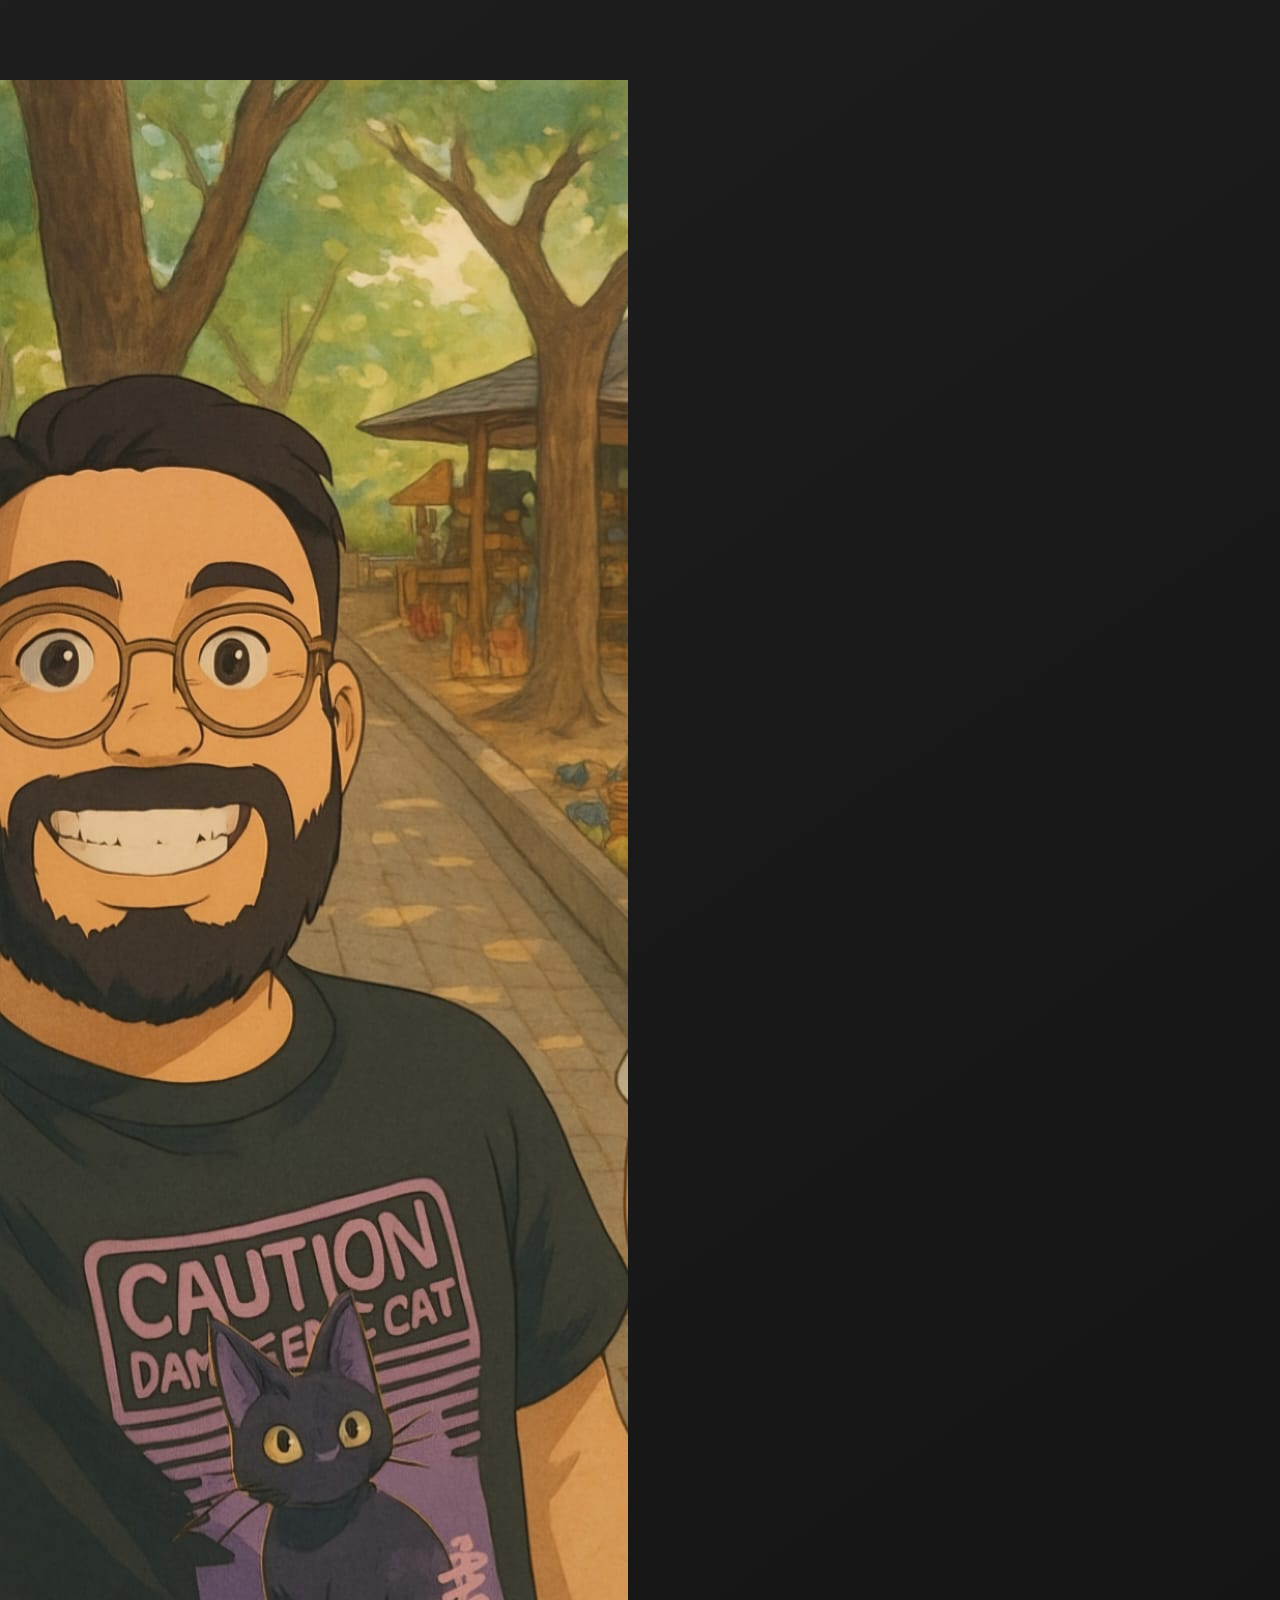
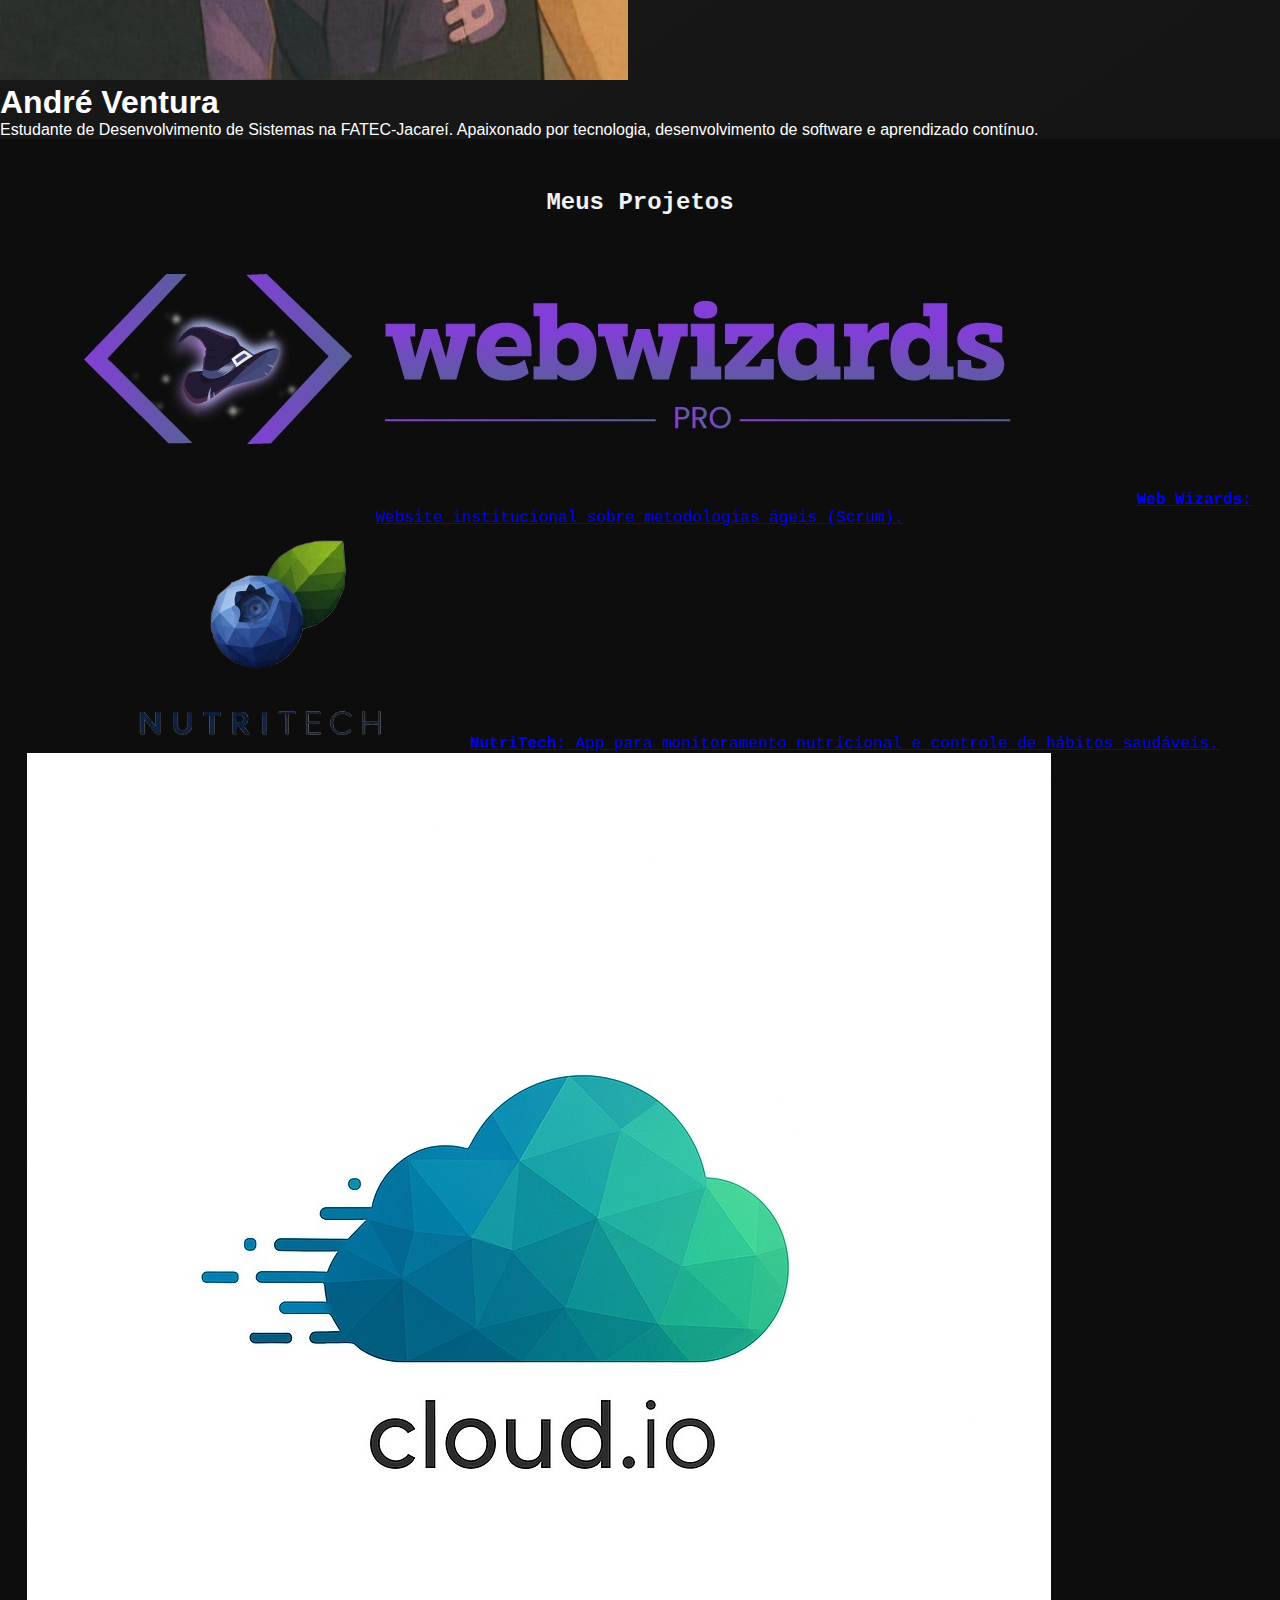
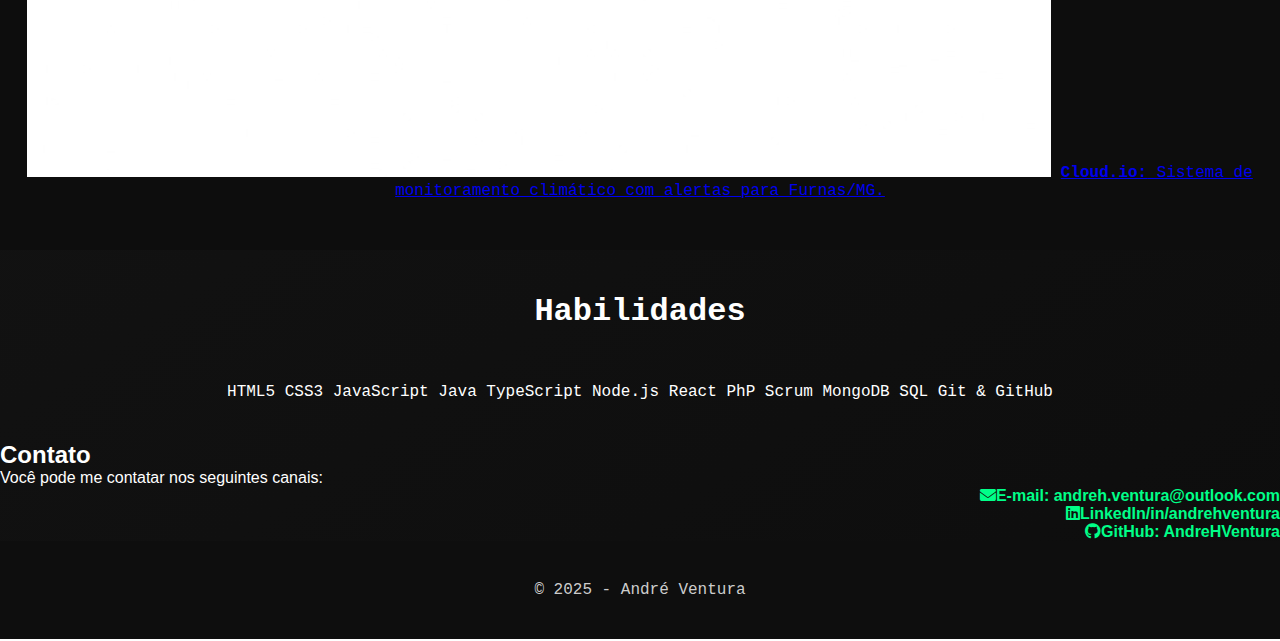
<file: public/index.html>
<!DOCTYPE html>
<html lang="pt-br">
  <head>
    <meta charset="UTF-8" />
    <meta name="viewport" content="width=device-width, initial-scale=1.0" />
    <title>Portfólio - André Ventura</title>
    <link rel="stylesheet" href="https://cdnjs.cloudflare.com/ajax/libs/font-awesome/6.5.0/css/all.min.css">
    <link rel="stylesheet" href="../style/style.css" />
  </head>
  <body>
    <header>
      <img src="../img/perfil.jpeg" alt="Foto de Perfil" />
      <h1>André Ventura</h1>
      <p>
        Estudante de Desenvolvimento de Sistemas na FATEC-Jacareí. Apaixonado
        por tecnologia, desenvolvimento de software e aprendizado contínuo.
      </p>
    </header>

    <main>
      <section class="projetos">
        <h2>Meus Projetos</h2>
        <div class="projeto">
          <img src="../img/logoWebWizardsPro.jpg" alt="Logo Innovatech">
          <a href="https://github.com/SeuUsuario/Innovatech" target="_blank">
            <strong>Web Wizards:</strong> Website institucional sobre metodologias ágeis (Scrum).
          </a>
        </div>

        <div class="projeto">
          <img src="../img/logo.nutritech.png" alt="Logo NutriTech">
          <a href="https://github.com/SeuUsuario/NutriTech" target="_blank">
            <strong>NutriTech:</strong> App para monitoramento nutricional e controle de hábitos saudáveis.
          </a>
        </div>

        <div class="projeto">
          <img src="../img/logocloud.jpeg" alt="Logo Cloud.io">
          <a href="https://github.com/SeuUsuario/Cloud.io" target="_blank">
            <strong>Cloud.io:</strong> Sistema de monitoramento climático com alertas para Furnas/MG.
          </a>
        </div>
      </section>

      <section class="habilidades">
        <h2>Habilidades</h2>
        <div class="tags">
          <span>HTML5</span>
          <span>CSS3</span>
          <span>JavaScript</span>
          <span>Java</span>
          <span>TypeScript</span>
          <span>Node.js</span>
          <span>React</span>
          <span>PhP</span>
          <span>Scrum</span>
          <span>MongoDB</span>
          <span>SQL</span>
          <span>Git & GitHub</span>
        </div>
      </section>

      <section class="contato">
        <h2>Contato</h2>
        <p>Você pode me contatar nos seguintes canais:</p>
        <div class="links">
          <a href="andreh.ventura@outlook.com" target="_blank">
            <i class="fa-solid fa-envelope"></i>
            E-mail: andreh.ventura@outlook.com
          </a>
          <a href="https://linkedin.com/in/andrehventura" target="_blank">
            <i class="fab fa-linkedin"></i>
            LinkedIn/in/andrehventura
          </a>
          <a href="https://github.com/AndreHVentura" target="_blank">
            <i class="fab fa-github"></i>
            GitHub: AndreHVentura
          </a>
        </div>
      </section>
    </main>

    <footer>
      <p>© 2025 - André Ventura</p>
    </footer>

    <script src="../js/script.js"></script>
  </body>
</html>
</file>
<file: style/style.css>
* {
  margin: 0;
  padding: 0;
  box-sizing: border-box;
}

html {
  scroll-behavior: smooth;
}

body {
  background: linear-gradient(145deg, #1e1e1e 0%, #0d0d0d 100%);
  color: white;
  font-family: "Segoe UI", sans-serif;
  padding-top: 80px;
}

/* Reset para a navbar */
.navbar {
  width: 100%;
  padding: 20px 40px;
  border-bottom-left-radius: 25px;
  border-bottom-right-radius: 25px;
  background-color: #111;
  border-bottom: 1px solid #00ffcc33;
  display: flex;
  justify-content: space-between;
  align-items: center;
  position: fixed;
  top: 0;
  left: 0;
  z-index: 999;
  font-family: "Courier New", monospace;
}

/* Logo lado esquerdo */
.navbar-left {
  display: flex;
  align-items: center;
  gap: 10px;
}

.logo-symbol {
  color: #00ffcc;
  font-weight: bold;
  font-size: 1.5rem;
}

.logo-name {
  color: white;
  font-size: 1.2rem;
}

/* Links de navegação */
.nav-links {
  display: flex;
  list-style: none;
  gap: 25px;
}

.nav-links a {
  text-decoration: none;
  color: #ccc;
  transition: 0.3s;
  font-size: 1rem;
}

.nav-links a:hover {
  color: #00ffcc;
}

/* Ícones sociais à direita */
.navbar-icons {
  display: flex;
  gap: 15px;
}

.navbar-icons a {
  color: #00ffcc;
  font-size: 1.2rem;
  transition: transform 0.2s ease;
}

.navbar-icons a:hover {
  transform: scale(1.2);
  color: white;
}

.hero {
  display: flex;
  flex-wrap: wrap;
  align-items: center;
  justify-content: center;
  padding: 80px 20px;
  gap: 40px;
  max-width: 1200px;
  margin: auto;
}

.hero-img img {
  width: 350px;
  height: 350px;
  object-fit: cover;
  border-radius: 20% 50% 30% 50%;
  border: 3px solid #00ffcc;
  box-shadow: 0 0 20px #00ffcc55;
}

.hero-content {
  max-width: 500px;
  text-align: left;
  color: white;
}

.hero-content .intro-text {
  font-size: 1rem;
  color: #ccc;
}

.hero-content h1 {
  font-size: 2.5rem;
  color: white;
  font-family: "Courier New", monospace;
}

.hero-content h2 {
  font-size: 1.8rem;
  font-weight: 400;
  color: #00ffcc;
  font-family: "Courier New", monospace;
}

.hero-content .highlight {
  color: #00ffcc;
}

.hero-content .underscore {
  color: white;
  animation: blink 1s step-start infinite;
}

@keyframes blink {
  50% {
    opacity: 0;
  }
}

.hero-content p {
  margin-top: 15px;
  line-height: 1.6;
  color: #aaa;
}

.hero-icons {
  margin-top: 20px;
  display: flex;
  gap: 20px;
}

.hero-icons a {
  color: #00ffcc;
  font-size: 1.5rem;
  transition: transform 0.2s;
}

.hero-icons a:hover {
  transform: scale(1.2);
  color: white;
}

.highlight-bar {
  display: flex;
  justify-content: center;
  gap: 20rem;
  padding: 1rem;
  background-color: #111;
  color: #fff;
}

.highlight {
  display: flex;
  flex-direction: column;
  align-items: center;
  text-align: center;
}

.highlight ion-icon {
  font-size: 2.5rem;
  color: #00ffe0; /* Verde neon */
  margin-bottom: 0.5rem;
}

.highlight h3 {
  margin: 0;
  font-size: 1.5rem;
  color: #fff;
}

.highlight p {
  margin: 0;
  font-size: 1rem;
  color: #ccc;
}

.services {
  padding: 4rem 2rem;
  background-color: #0a0a0a;
  color: #fff;
  text-align: center;
  font-family: "Fira Code", monospace;
}

.services h2 {
  font-size: 2rem;
  margin-bottom: 3rem;
  line-height: 1.4;
}

.services .highlighted {
  color: #00ffe0; /* verde neon */
}

.services-grid {
  display: grid;
  grid-template-columns: repeat(auto-fit, minmax(260px, 1fr));
  gap: 2rem;
  max-width: 1100px;
  margin: 0 auto;
}

.service-card {
  background-color: #111;
  border: 1px solid rgba(255, 255, 255, 0.1);
  border-radius: 12px;
  padding: 1.5rem;
  text-align: left;
  transition: all 0.3s ease;
}

.service-card:hover {
  border-color: #00ffe0;
  box-shadow: 0 0 12px #00ffe055;
}

.service-card ion-icon {
  font-size: 2rem;
  color: #00ffe0;
  margin-bottom: 1rem;
}

.service-card h3 {
  font-size: 1.2rem;
  margin-bottom: 0.5rem;
  font-family: "Courier New", Courier, monospace;
}

.service-card p {
  color: #aaa;
  font-size: 0.95rem;
  line-height: 1.4;
}

.ano {
  font-weight: bold;
  color: #ccc;
}

.titulo {
  color: #00ffe0;
  font-weight: 600;
}

.descricao {
  display: block;
  font-size: 0.95rem;
  color: #aaa;
  margin-top: 0.2rem;
}

.projetos {
  text-align: center;
  padding: 50px 20px;
  background-color: #0d0d0d;
  color: #f2f2f2;
  font-family: "Fira Code", monospace;
}

.project-card {
  display: flex;
  flex-wrap: wrap;
  gap: 2rem;
  width: 80%;
  height: auto;
  margin: auto;
  align-items: flex-start;
  background-color: #0d0d0d;
  padding: 30px;
  border-radius: 10px;
  border: 1px solid #1f1f1f;
}

.project-left {
  flex: 1;
  display: flex;
  flex-direction: column;
  align-items: center;
  max-width: 600px;
}

.main-image-container {
  width: 100%;
  max-height: 300px;
  overflow: hidden;
  display: flex;
  justify-content: center;
  align-items: center;
  border-radius: 10px;
  margin-bottom: 15px;
}

.main-image {
  max-width: 100%;
  max-height: 100%;
  border-radius: 10px;
  transition: all 0.3s ease;
  object-fit: contain;
}

.thumbnails {
  display: flex;
  justify-content: center;
  gap: 10px;
}

.thumb {
  width: 80px;
  height: 60px;
  object-fit: cover;
  border-radius: 6px;
  cursor: pointer;
  transition: transform 0.3s ease;
  opacity: 0.8;
  border: 2px solid transparent;
}

.thumb:hover {
  transform: scale(1.05);
}

.thumb.active {
  opacity: 1;
  border-color: #00ff88;
}

.project-right {
  flex: 1;
  min-width: 300px;
}

.project-title {
  font-size: 1.8rem;
  color: #00ff88;
  margin-bottom: 5px;
}

.project-subtitle {
  font-size: 1.2rem;
  color: #39ffca;
  margin-bottom: 15px;
}

.project-desc {
  font-size: 1rem;
  margin-bottom: 20px;
  line-height: 1.5;
}

.info-list {
  margin-bottom: 20px;
}

.info-row {
  display: flex;
  justify-content: space-between;
  margin-bottom: 8px;
  font-family: "Fira Code", monospace;
  border-bottom: 1px solid #222;
  padding-bottom: 4px;
}

.label {
  color: #ccc;
  font-weight: bold;
}

.value {
  color: #fff;
}

.links a {
  color: #00ff88;
  display: flex;
  justify-content: flex-end;
  text-decoration: none;
  font-weight: bold;
}

.carousel {
  display: flex;
  justify-content: center;
  align-items: center;
  position: relative;
  overflow: hidden;
  perspective: 1000px;
  margin-top: 30px;
  height: 400px;
  padding-bottom: 40px;
}

.carousel-item {
  position: absolute;
  width: 90%;
  opacity: 0;
  transform: scale(0.8) translateX(0);
  transition: all 0.5s ease-in-out;
  z-index: 0;
}

.carousel-item.center {
  opacity: 1;
  transform: scale(1) translateX(0);
  z-index: 3;
}

.carousel-item.left {
  opacity: 0.6;
  transform: scale(0.9) translateX(-100%) rotateY(15deg);
  z-index: 2;
}

.carousel-item.right {
  opacity: 0.6;
  transform: scale(0.9) translateX(100%) rotateY(-15deg);
  z-index: 2;
}

.carousel-controls {
  margin-top: 20px;
  text-align: center;
}

.carousel-controls button {
  background: none;
  border: none;
  font-size: 2rem;
  color: #32cd32;
  cursor: pointer;
  margin: 0 20px;
}

.habilidades {
  color: white;
  padding: 40px;
  font-family: "Fira Code", monospace;
  text-align: center;
}

.habilidades h2 {
  font-size: 2rem;
  margin-bottom: 3rem;
  line-height: 1.4;
}

.green-dot {
  color: #00ff88;
  margin-right: 5px;
}

.skills-container {
  display: flex;
  margin: auto;
  text-align: justify;
  flex-wrap: wrap;
  gap: 40%;
  width: 80%;
  background-color: #111;
  padding: 30px;
  border-radius: 16px;
  box-shadow: 0 0 10px rgba(0, 255, 136, 0.2);
  justify-content: space-between;
}

.skills-icons {
  display: grid;
  grid-template-columns: repeat(4, 60px);
  gap: 20px;
  justify-content: center;
  align-items: center;
  padding: 10px;
}

.skills-icons img {
  width: 50px;
  height: 50px;
  background-color: #222;
  padding: 10px;
  border-radius: 12px;
  transition: transform 0.3s ease;
}

.skills-icons img:hover {
  transform: scale(1.2);
}

.skills-text {
  flex: 1;
  min-width: 280px;
  font-size: 14px;
  line-height: 1.6;
  color: #ccc;
}

.skills-text p {
  margin: 10px 0;
}

footer {
  background-color: #0e0e0e;
  color: #ccc;
  padding: 40px 20px;
  position: relative;
  font-family: "Fira Code", monospace;
  text-align: center;
}

.footer-content {
  display: flex;
  justify-content: space-between;
  flex-wrap: wrap;
  max-width: 1000px;
  margin: 0 auto;
  margin-top: 50px;
  text-align: left;
  padding: 10px;
}

.footer-left,
.footer-right {
  display: flex;
  flex-direction: column;
  gap: 10px;
}

.footer-left a,
.footer-right a {
  color: #ccc;
  text-decoration: none;
  font-size: 14px;
}

.footer-left a:hover,
.footer-right a:hover {
  color: #00ff88;
}

.footer-copy {
  margin-top: 30px;
  font-size: 12px;
  color: #666;
}

/* Botão flutuante */
#scrollToTop {
  position: fixed;
  bottom: 30px;
  right: 30px;
  background-color: #00ff88;
  color: black;
  border: none;
  border-radius: 50%;
  width: 40px;
  height: 40px;
  font-size: 18px;
  cursor: pointer;
  z-index: 1000;
  display: none;
  box-shadow: 0 0 10px #00ff88;
}

#scrollToTop:hover {
  background-color: #00cc66;
}

@media (max-width: 600px) {
  .hero-img img {
    width: 180px;
    height: 180px;
  }
}

@media (max-width: 1024px) {
  .hero {
    flex-direction: column;
    text-align: center;
  }

  .hero-content {
    text-align: center;
  }

  .project-card {
    flex-direction: column;
    align-items: center;
  }

  .skills-container {
    flex-direction: column;
    align-items: center;
    gap: 20px;
  }

  .skills-icons {
    grid-template-columns: repeat(3, 60px);
  }

  .footer-content {
    flex-direction: column;
    text-align: center;
    align-items: center;
  }
}

@media (max-width: 600px) {
  .hero-img img {
    width: 180px;
    height: 180px;
  }

  .hero-content h1 {
    font-size: 1.8rem;
  }

  .hero-content h2 {
    font-size: 1.2rem;
  }

  .hero-content p {
    font-size: 0.95rem;
  }

  .skills-icons {
    grid-template-columns: repeat(2, 60px);
  }

  .services-grid {
    grid-template-columns: 1fr;
  }

  .project-title {
    font-size: 1.4rem;
  }

  .project-subtitle {
    font-size: 1rem;
  }

  .project-desc {
    font-size: 0.95rem;
  }

  .thumb {
    width: 60px;
    height: 45px;
  }

  .carousel-controls button {
    font-size: 1.5rem;
  }

  footer {
    padding: 20px;
  }

  .footer-left,
  .footer-right {
    align-items: center;
  }

  .footer-left a,
  .footer-right a {
    font-size: 13px;
  }
}
</file>
